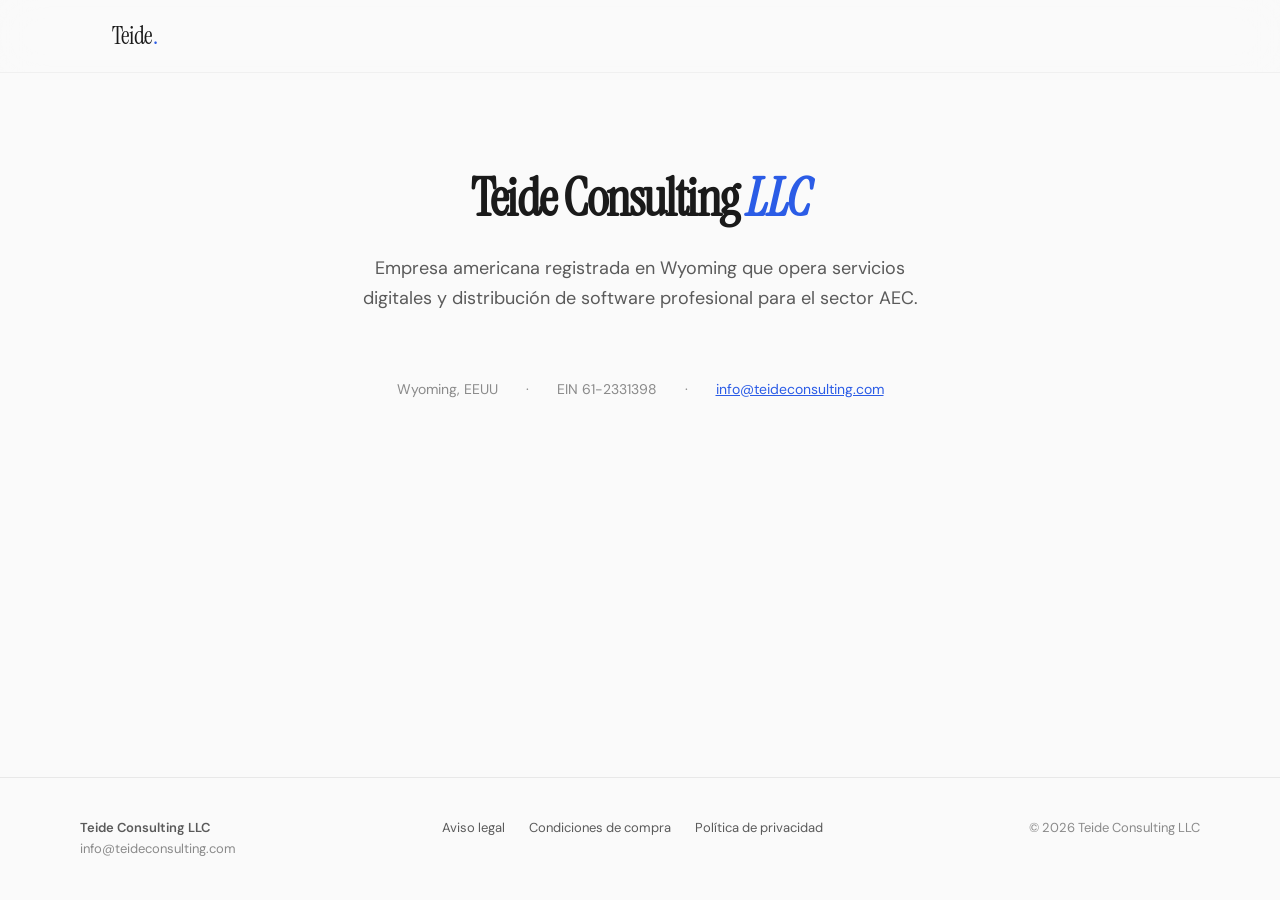
<file: index.html>
<!DOCTYPE html>
<html lang="es">
<head>
  <meta charset="UTF-8">
  <meta name="viewport" content="width=device-width, initial-scale=1.0">
  <title>Teide Consulting LLC</title>
  <meta name="description" content="Teide Consulting LLC es una empresa americana registrada en Wyoming que opera servicios digitales y distribución de software profesional para el sector AEC.">
  <link rel="preconnect" href="https://fonts.googleapis.com">
  <link rel="preconnect" href="https://fonts.gstatic.com" crossorigin>
  <link href="https://fonts.googleapis.com/css2?family=DM+Sans:ital,opsz,wght@0,9..40,300;0,9..40,400;0,9..40,500;0,9..40,600;0,9..40,700;1,9..40,400&family=Instrument+Serif:ital@0;1&display=swap" rel="stylesheet">
  <link rel="stylesheet" href="/styles.css">
  <style>
    body { display: flex; flex-direction: column; min-height: 100vh; }
  </style>
</head>
<body>
  <nav>
    <div class="nav-inner">
      <a href="/" class="logo">Teide<span>.</span></a>
    </div>
  </nav>

  <section class="home-hero">
    <h1>Teide Consulting <em>LLC</em></h1>
    <p>Empresa americana registrada en Wyoming que opera servicios digitales y distribución de software profesional para el sector AEC.</p>
  </section>

  <p class="home-meta">
    <span>Wyoming, EEUU</span>
    <span>·</span>
    <span>EIN 61-2331398</span>
    <span>·</span>
    <span><a href="mailto:info@teideconsulting.com">info@teideconsulting.com</a></span>
  </p>

  <footer>
    <div class="footer-inner">
      <div class="footer-left">
        <p><span class="company-name">Teide Consulting LLC</span></p>
        <p>info@teideconsulting.com</p>
      </div>
      <div class="footer-legal">
        <a href="/aviso-legal">Aviso legal</a>
        <a href="/condiciones-de-compra">Condiciones de compra</a>
        <a href="/politica-de-privacidad">Política de privacidad</a>
      </div>
      <div class="footer-right">
        <p>&copy; 2026 Teide Consulting LLC</p>
      </div>
    </div>
  </footer>
</body>
</html>
</file>
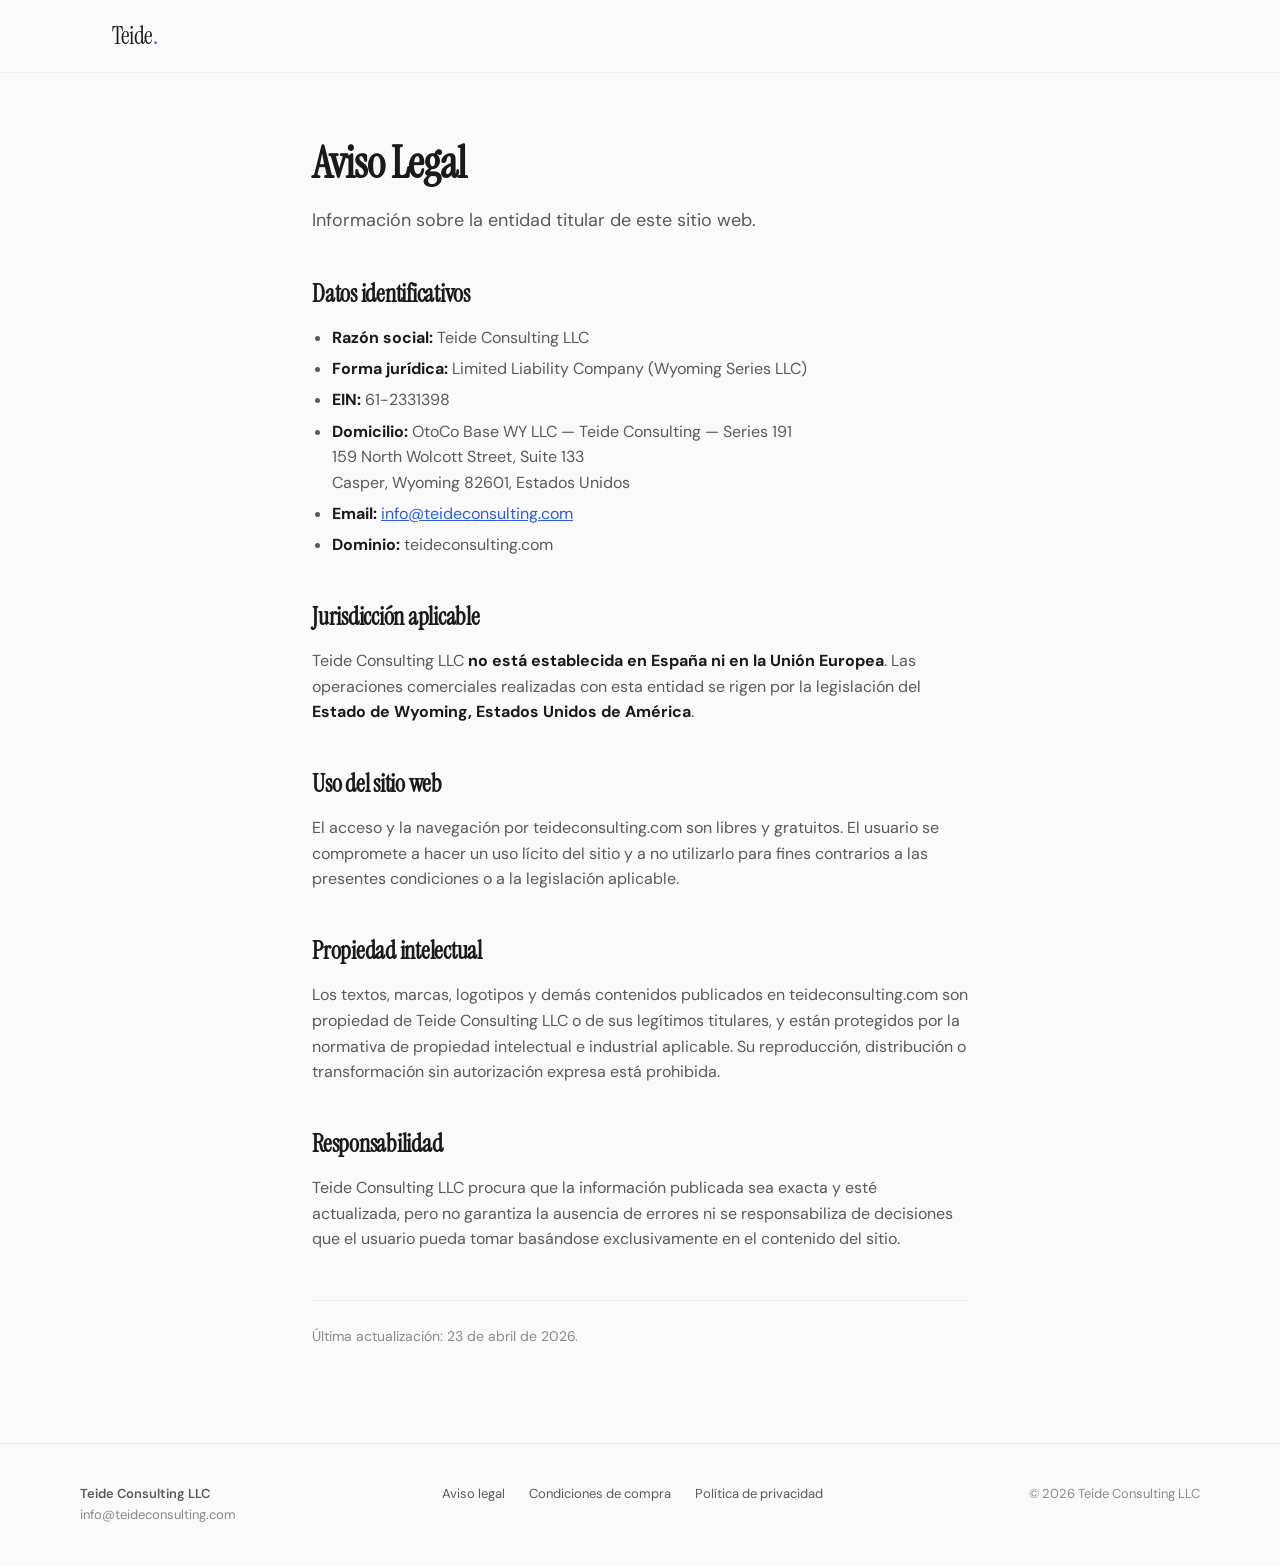
<file: aviso-legal/index.html>
<!DOCTYPE html>
<html lang="es">
<head>
  <meta charset="UTF-8">
  <meta name="viewport" content="width=device-width, initial-scale=1.0">
  <title>Aviso Legal — Teide Consulting LLC</title>
  <meta name="description" content="Información legal de Teide Consulting LLC: razón social, forma jurídica, EIN, domicilio y datos de contacto.">
  <link rel="preconnect" href="https://fonts.googleapis.com">
  <link rel="preconnect" href="https://fonts.gstatic.com" crossorigin>
  <link href="https://fonts.googleapis.com/css2?family=DM+Sans:ital,opsz,wght@0,9..40,300;0,9..40,400;0,9..40,500;0,9..40,600;0,9..40,700;1,9..40,400&family=Instrument+Serif:ital@0;1&display=swap" rel="stylesheet">
  <link rel="stylesheet" href="/styles.css">
</head>
<body>
  <nav>
    <div class="nav-inner">
      <a href="/" class="logo">Teide<span>.</span></a>
    </div>
  </nav>

  <main>
    <h1>Aviso Legal</h1>
    <p class="lead">Información sobre la entidad titular de este sitio web.</p>

    <h2>Datos identificativos</h2>
    <ul>
      <li><strong>Razón social:</strong> Teide Consulting LLC</li>
      <li><strong>Forma jurídica:</strong> Limited Liability Company (Wyoming Series LLC)</li>
      <li><strong>EIN:</strong> 61-2331398</li>
      <li><strong>Domicilio:</strong> OtoCo Base WY LLC — Teide Consulting — Series 191<br>159 North Wolcott Street, Suite 133<br>Casper, Wyoming 82601, Estados Unidos</li>
      <li><strong>Email:</strong> <a href="mailto:info@teideconsulting.com">info@teideconsulting.com</a></li>
      <li><strong>Dominio:</strong> teideconsulting.com</li>
    </ul>

    <h2>Jurisdicción aplicable</h2>
    <p>Teide Consulting LLC <strong>no está establecida en España ni en la Unión Europea</strong>. Las operaciones comerciales realizadas con esta entidad se rigen por la legislación del <strong>Estado de Wyoming, Estados Unidos de América</strong>.</p>

    <h2>Uso del sitio web</h2>
    <p>El acceso y la navegación por teideconsulting.com son libres y gratuitos. El usuario se compromete a hacer un uso lícito del sitio y a no utilizarlo para fines contrarios a las presentes condiciones o a la legislación aplicable.</p>

    <h2>Propiedad intelectual</h2>
    <p>Los textos, marcas, logotipos y demás contenidos publicados en teideconsulting.com son propiedad de Teide Consulting LLC o de sus legítimos titulares, y están protegidos por la normativa de propiedad intelectual e industrial aplicable. Su reproducción, distribución o transformación sin autorización expresa está prohibida.</p>

    <h2>Responsabilidad</h2>
    <p>Teide Consulting LLC procura que la información publicada sea exacta y esté actualizada, pero no garantiza la ausencia de errores ni se responsabiliza de decisiones que el usuario pueda tomar basándose exclusivamente en el contenido del sitio.</p>

    <p class="meta">Última actualización: 23 de abril de 2026.</p>
  </main>

  <footer>
    <div class="footer-inner">
      <div class="footer-left">
        <p><span class="company-name">Teide Consulting LLC</span></p>
        <p>info@teideconsulting.com</p>
      </div>
      <div class="footer-legal">
        <a href="/aviso-legal">Aviso legal</a>
        <a href="/condiciones-de-compra">Condiciones de compra</a>
        <a href="/politica-de-privacidad">Política de privacidad</a>
      </div>
      <div class="footer-right">
        <p>&copy; 2026 Teide Consulting LLC</p>
      </div>
    </div>
  </footer>
</body>
</html>
</file>
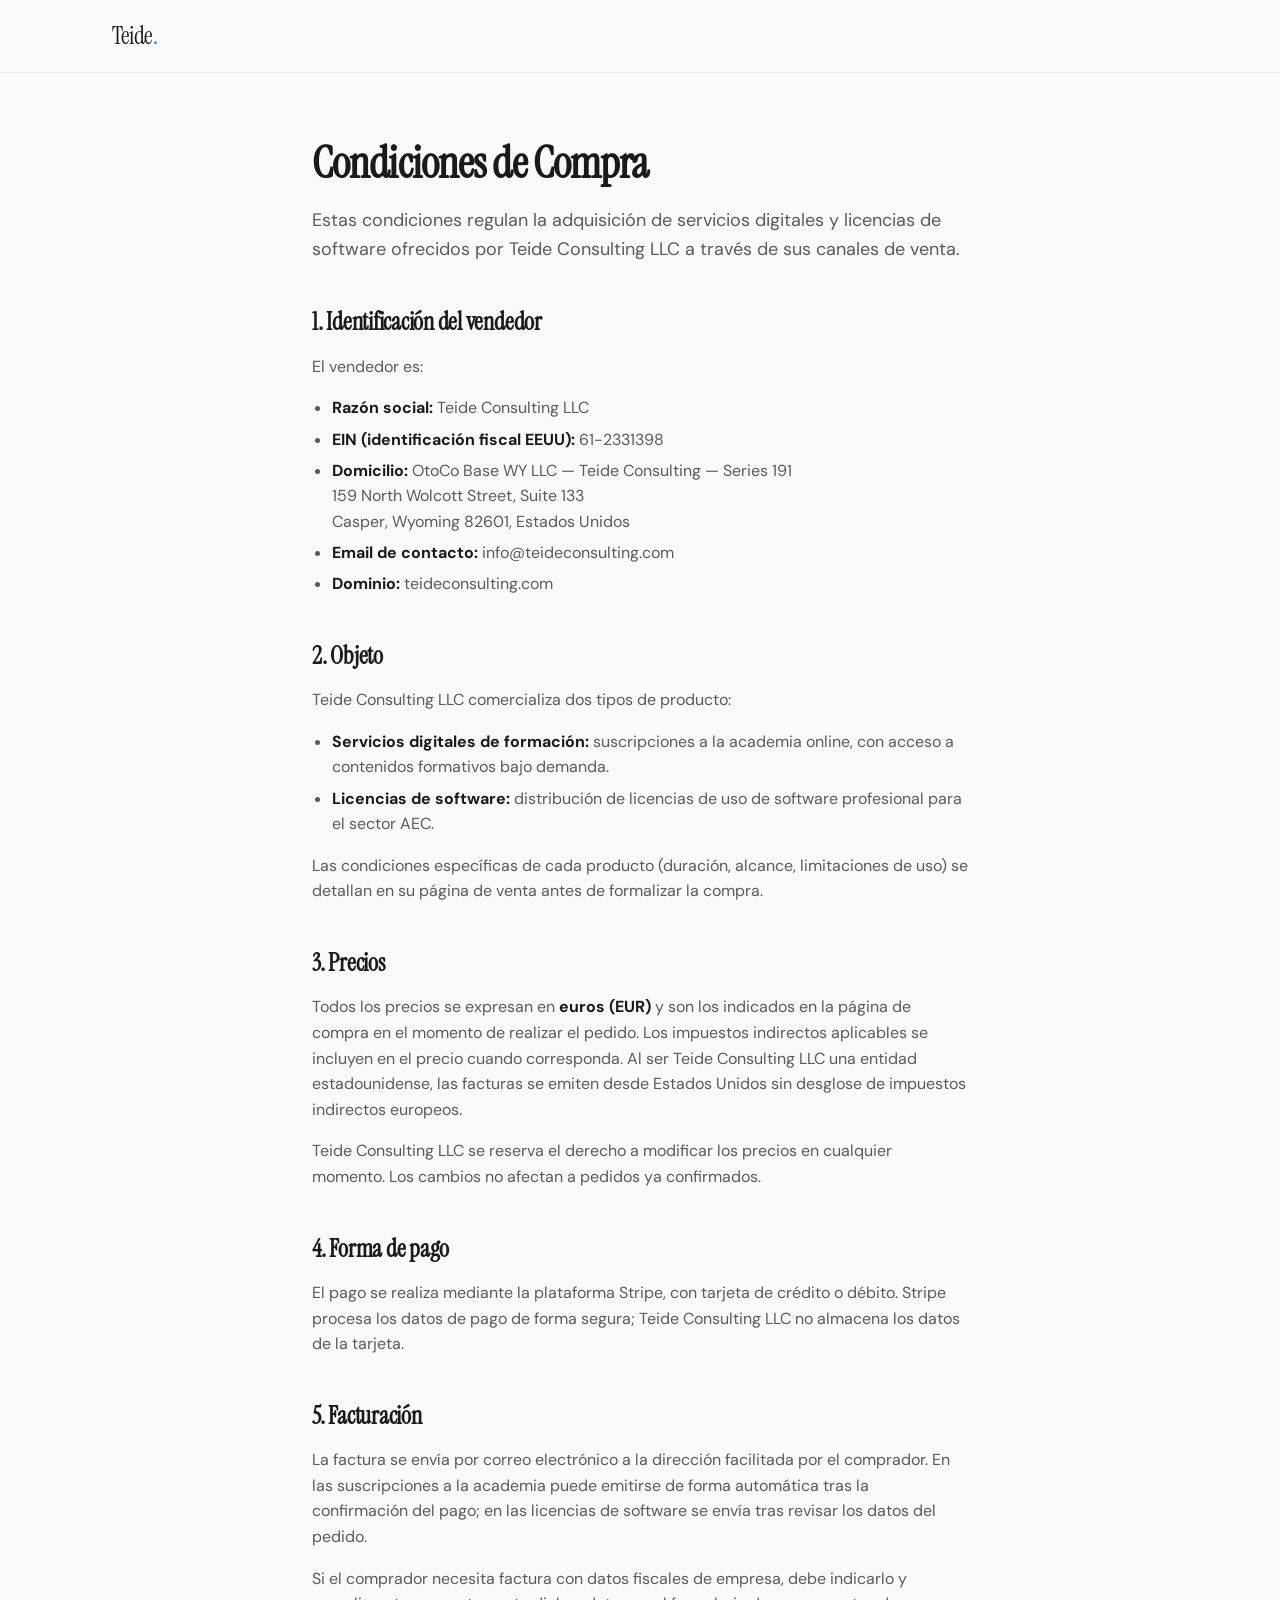
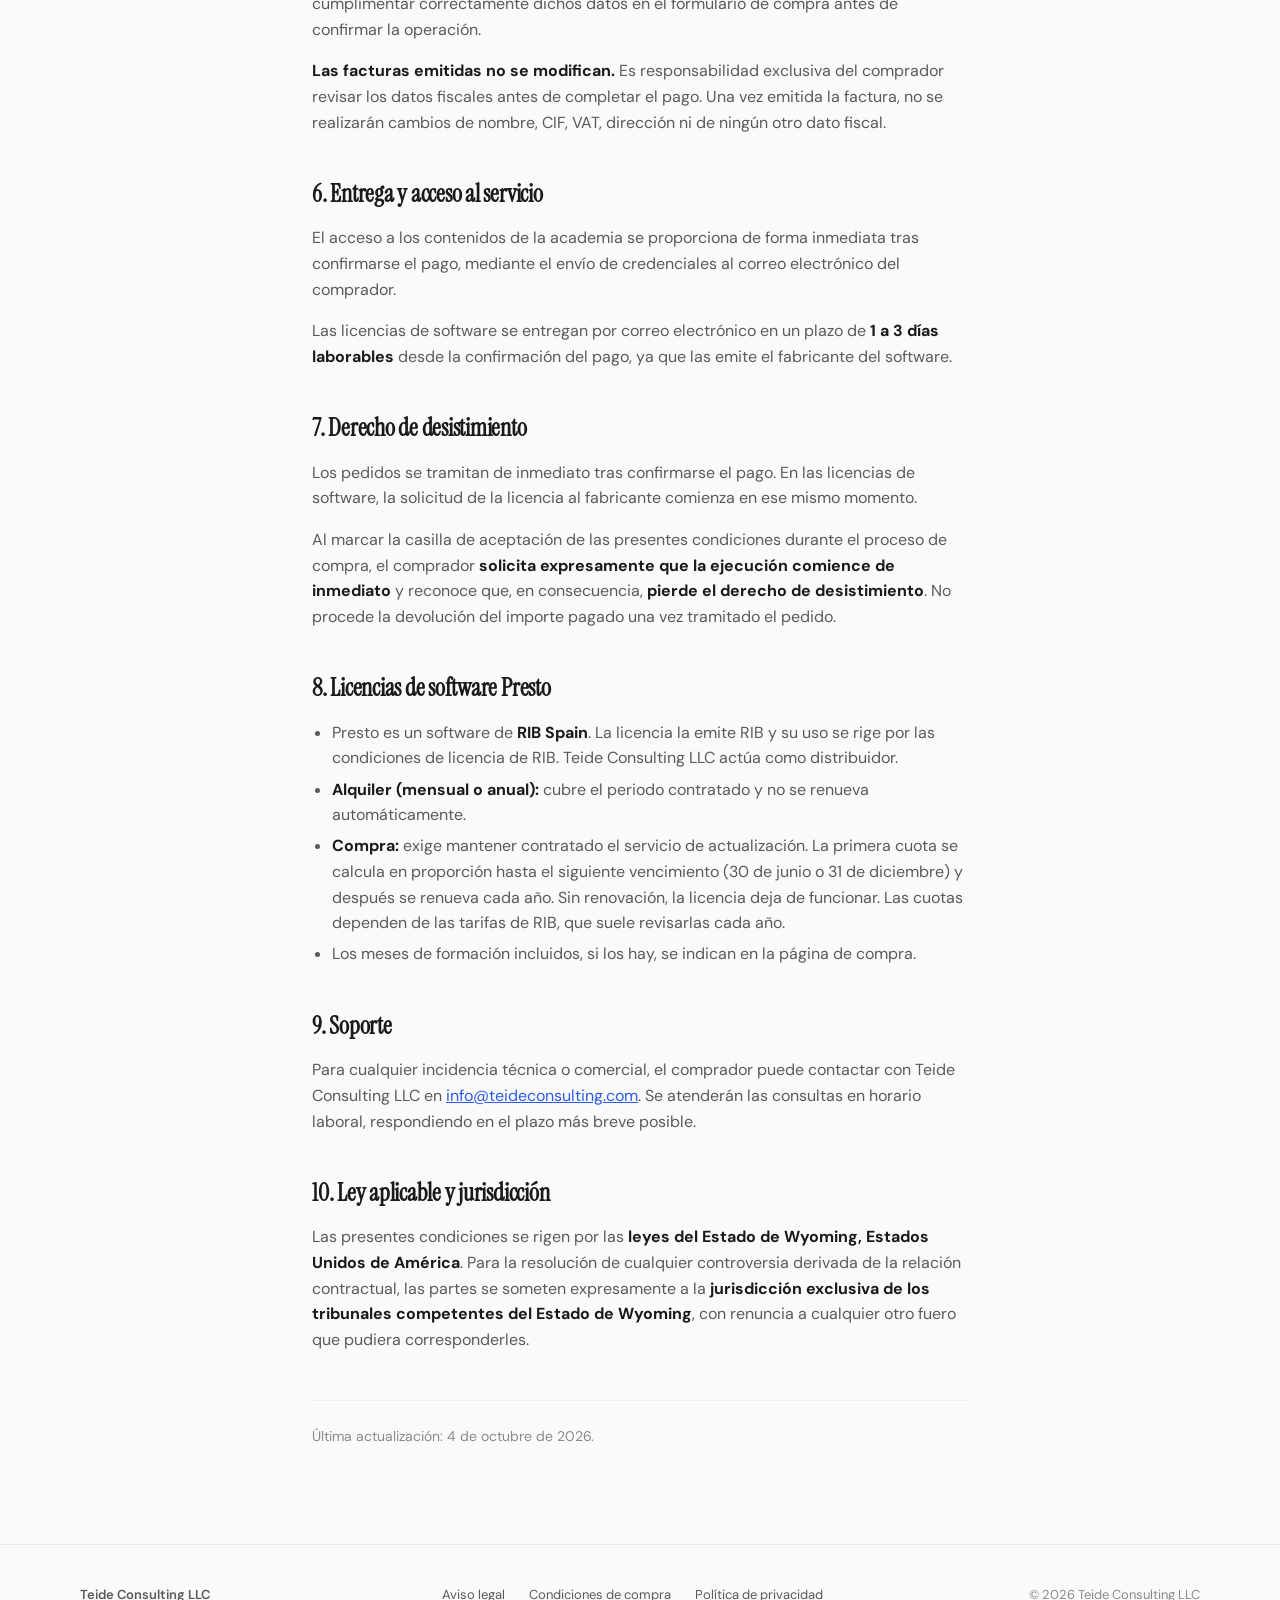
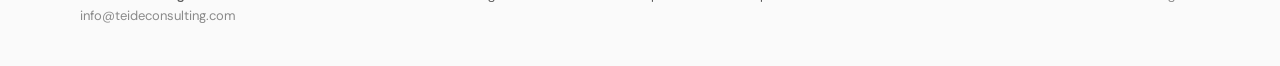
<file: condiciones-de-compra/index.html>
<!DOCTYPE html>
<html lang="es">
<head>
  <meta charset="UTF-8">
  <meta name="viewport" content="width=device-width, initial-scale=1.0">
  <title>Condiciones de Compra — Teide Consulting LLC</title>
  <meta name="description" content="Condiciones generales de compra de Teide Consulting LLC: identificación del vendedor, precios, facturación, derecho de desistimiento, soporte y ley aplicable.">
  <link rel="preconnect" href="https://fonts.googleapis.com">
  <link rel="preconnect" href="https://fonts.gstatic.com" crossorigin>
  <link href="https://fonts.googleapis.com/css2?family=DM+Sans:ital,opsz,wght@0,9..40,300;0,9..40,400;0,9..40,500;0,9..40,600;0,9..40,700;1,9..40,400&family=Instrument+Serif:ital@0;1&display=swap" rel="stylesheet">
  <link rel="stylesheet" href="/styles.css">
</head>
<body>
  <nav>
    <div class="nav-inner">
      <a href="/" class="logo">Teide<span>.</span></a>
    </div>
  </nav>

  <main>
    <h1>Condiciones de Compra</h1>
    <p class="lead">Estas condiciones regulan la adquisición de servicios digitales y licencias de software ofrecidos por Teide Consulting LLC a través de sus canales de venta.</p>

    <h2>1. Identificación del vendedor</h2>
    <p>El vendedor es:</p>
    <ul>
      <li><strong>Razón social:</strong> Teide Consulting LLC</li>
      <li><strong>EIN (identificación fiscal EEUU):</strong> 61-2331398</li>
      <li><strong>Domicilio:</strong> OtoCo Base WY LLC — Teide Consulting — Series 191<br>159 North Wolcott Street, Suite 133<br>Casper, Wyoming 82601, Estados Unidos</li>
      <li><strong>Email de contacto:</strong> info@teideconsulting.com</li>
      <li><strong>Dominio:</strong> teideconsulting.com</li>
    </ul>

    <h2>2. Objeto</h2>
    <p>Teide Consulting LLC comercializa dos tipos de producto:</p>
    <ul>
      <li><strong>Servicios digitales de formación:</strong> suscripciones a la academia online, con acceso a contenidos formativos bajo demanda.</li>
      <li><strong>Licencias de software:</strong> distribución de licencias de uso de software profesional para el sector AEC.</li>
    </ul>
    <p>Las condiciones específicas de cada producto (duración, alcance, limitaciones de uso) se detallan en su página de venta antes de formalizar la compra.</p>

    <h2>3. Precios</h2>
    <p>Todos los precios se expresan en <strong>euros (EUR)</strong> y son los indicados en la página de compra en el momento de realizar el pedido. Los impuestos indirectos aplicables se incluyen en el precio cuando corresponda. Al ser Teide Consulting LLC una entidad estadounidense, las facturas se emiten desde Estados Unidos sin desglose de impuestos indirectos europeos.</p>
    <p>Teide Consulting LLC se reserva el derecho a modificar los precios en cualquier momento. Los cambios no afectan a pedidos ya confirmados.</p>

    <h2>4. Forma de pago</h2>
    <p>El pago se realiza mediante la plataforma Stripe, con tarjeta de crédito o débito. Stripe procesa los datos de pago de forma segura; Teide Consulting LLC no almacena los datos de la tarjeta.</p>

    <h2>5. Facturación</h2>
    <p>La factura se envía por correo electrónico a la dirección facilitada por el comprador. En las suscripciones a la academia puede emitirse de forma automática tras la confirmación del pago; en las licencias de software se envía tras revisar los datos del pedido.</p>
    <p>Si el comprador necesita factura con datos fiscales de empresa, debe indicarlo y cumplimentar correctamente dichos datos en el formulario de compra antes de confirmar la operación.</p>
    <p><strong>Las facturas emitidas no se modifican.</strong> Es responsabilidad exclusiva del comprador revisar los datos fiscales antes de completar el pago. Una vez emitida la factura, no se realizarán cambios de nombre, CIF, VAT, dirección ni de ningún otro dato fiscal.</p>

    <h2>6. Entrega y acceso al servicio</h2>
    <p>El acceso a los contenidos de la academia se proporciona de forma inmediata tras confirmarse el pago, mediante el envío de credenciales al correo electrónico del comprador.</p>
    <p>Las licencias de software se entregan por correo electrónico en un plazo de <strong>1 a 3 días laborables</strong> desde la confirmación del pago, ya que las emite el fabricante del software.</p>

    <h2>7. Derecho de desistimiento</h2>
    <p>Los pedidos se tramitan de inmediato tras confirmarse el pago. En las licencias de software, la solicitud de la licencia al fabricante comienza en ese mismo momento.</p>
    <p>Al marcar la casilla de aceptación de las presentes condiciones durante el proceso de compra, el comprador <strong>solicita expresamente que la ejecución comience de inmediato</strong> y reconoce que, en consecuencia, <strong>pierde el derecho de desistimiento</strong>. No procede la devolución del importe pagado una vez tramitado el pedido.</p>

    <h2>8. Licencias de software Presto</h2>
    <ul>
      <li>Presto es un software de <strong>RIB Spain</strong>. La licencia la emite RIB y su uso se rige por las condiciones de licencia de RIB. Teide Consulting LLC actúa como distribuidor.</li>
      <li><strong>Alquiler (mensual o anual):</strong> cubre el periodo contratado y no se renueva automáticamente.</li>
      <li><strong>Compra:</strong> exige mantener contratado el servicio de actualización. La primera cuota se calcula en proporción hasta el siguiente vencimiento (30 de junio o 31 de diciembre) y después se renueva cada año. Sin renovación, la licencia deja de funcionar. Las cuotas dependen de las tarifas de RIB, que suele revisarlas cada año.</li>
      <li>Los meses de formación incluidos, si los hay, se indican en la página de compra.</li>
    </ul>

    <h2>9. Soporte</h2>
    <p>Para cualquier incidencia técnica o comercial, el comprador puede contactar con Teide Consulting LLC en <a href="mailto:info@teideconsulting.com">info@teideconsulting.com</a>. Se atenderán las consultas en horario laboral, respondiendo en el plazo más breve posible.</p>

    <h2>10. Ley aplicable y jurisdicción</h2>
    <p>Las presentes condiciones se rigen por las <strong>leyes del Estado de Wyoming, Estados Unidos de América</strong>. Para la resolución de cualquier controversia derivada de la relación contractual, las partes se someten expresamente a la <strong>jurisdicción exclusiva de los tribunales competentes del Estado de Wyoming</strong>, con renuncia a cualquier otro fuero que pudiera corresponderles.</p>

    <p class="meta">Última actualización: 4 de octubre de 2026.</p>
  </main>

  <footer>
    <div class="footer-inner">
      <div class="footer-left">
        <p><span class="company-name">Teide Consulting LLC</span></p>
        <p>info@teideconsulting.com</p>
      </div>
      <div class="footer-legal">
        <a href="/aviso-legal">Aviso legal</a>
        <a href="/condiciones-de-compra">Condiciones de compra</a>
        <a href="/politica-de-privacidad">Política de privacidad</a>
      </div>
      <div class="footer-right">
        <p>&copy; 2026 Teide Consulting LLC</p>
      </div>
    </div>
  </footer>
</body>
</html>
</file>
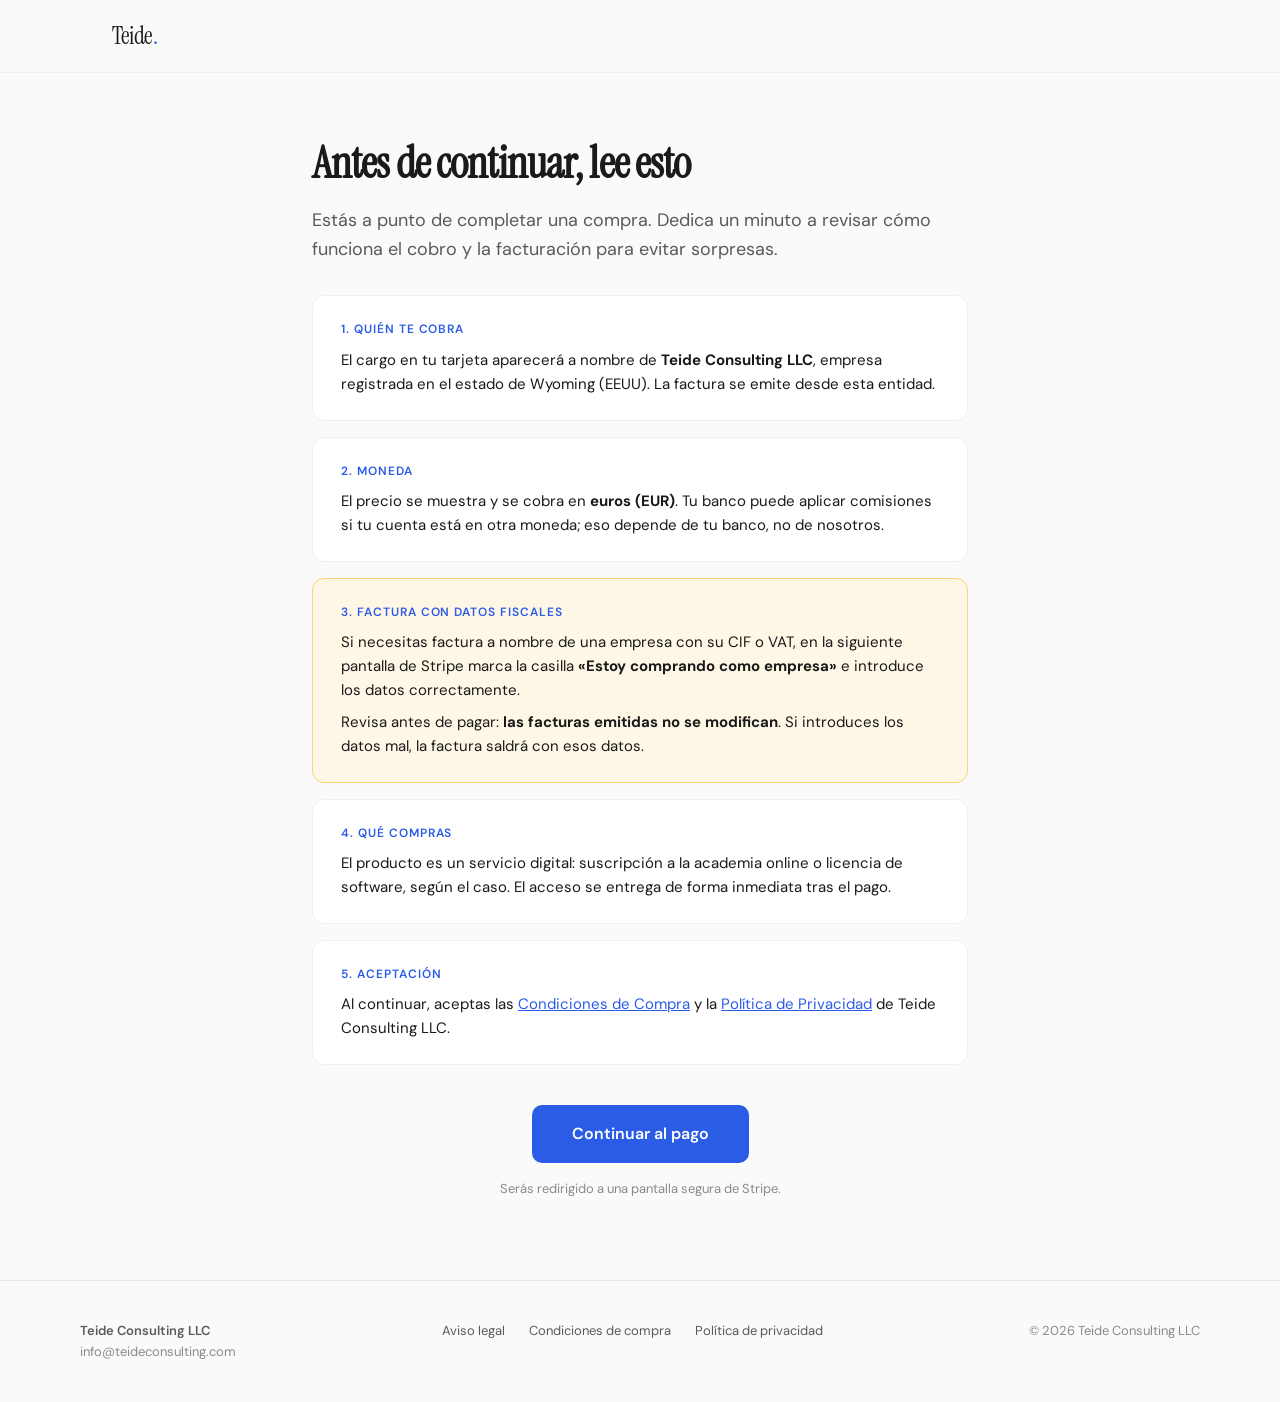
<file: lee-antes-de-continuar/index.html>
<!DOCTYPE html>
<html lang="es">
<head>
  <meta charset="UTF-8">
  <meta name="viewport" content="width=device-width, initial-scale=1.0">
  <title>Lee antes de continuar — Teide Consulting LLC</title>
  <meta name="description" content="Información importante antes de completar tu compra en Teide Consulting LLC: quién te cobra, moneda, factura y condiciones.">
  <link rel="preconnect" href="https://fonts.googleapis.com">
  <link rel="preconnect" href="https://fonts.gstatic.com" crossorigin>
  <link href="https://fonts.googleapis.com/css2?family=DM+Sans:ital,opsz,wght@0,9..40,300;0,9..40,400;0,9..40,500;0,9..40,600;0,9..40,700;1,9..40,400&family=Instrument+Serif:ital@0;1&display=swap" rel="stylesheet">
  <link rel="stylesheet" href="/styles.css">
</head>
<body>
  <nav>
    <div class="nav-inner">
      <a href="/" class="logo">Teide<span>.</span></a>
    </div>
  </nav>

  <main>
    <h1>Antes de continuar, lee esto</h1>
    <p class="lead">Estás a punto de completar una compra. Dedica un minuto a revisar cómo funciona el cobro y la facturación para evitar sorpresas.</p>

    <div class="step">
      <h3>1. Quién te cobra</h3>
      <p>El cargo en tu tarjeta aparecerá a nombre de <strong>Teide Consulting LLC</strong>, empresa registrada en el estado de Wyoming (EEUU). La factura se emite desde esta entidad.</p>
    </div>

    <div class="step">
      <h3>2. Moneda</h3>
      <p>El precio se muestra y se cobra en <strong>euros (EUR)</strong>. Tu banco puede aplicar comisiones si tu cuenta está en otra moneda; eso depende de tu banco, no de nosotros.</p>
    </div>

    <div class="step warning">
      <h3>3. Factura con datos fiscales</h3>
      <p>Si necesitas factura a nombre de una empresa con su CIF o VAT, en la siguiente pantalla de Stripe marca la casilla <strong>«Estoy comprando como empresa»</strong> e introduce los datos correctamente.</p>
      <p>Revisa antes de pagar: <strong>las facturas emitidas no se modifican</strong>. Si introduces los datos mal, la factura saldrá con esos datos.</p>
    </div>

    <div class="step">
      <h3>4. Qué compras</h3>
      <p>El producto es un servicio digital: suscripción a la academia online o licencia de software, según el caso. El acceso se entrega de forma inmediata tras el pago.</p>
    </div>

    <div class="step">
      <h3>5. Aceptación</h3>
      <p>Al continuar, aceptas las <a href="/condiciones-de-compra">Condiciones de Compra</a> y la <a href="/politica-de-privacidad">Política de Privacidad</a> de Teide Consulting LLC.</p>
    </div>

    <div class="cta-wrap">
      <!-- TODO: enlazar al Stripe Checkout correspondiente -->
      <a href="#" class="btn-primary">Continuar al pago</a>
      <span class="accept-note">Serás redirigido a una pantalla segura de Stripe.</span>
    </div>
  </main>

  <footer>
    <div class="footer-inner">
      <div class="footer-left">
        <p><span class="company-name">Teide Consulting LLC</span></p>
        <p>info@teideconsulting.com</p>
      </div>
      <div class="footer-legal">
        <a href="/aviso-legal">Aviso legal</a>
        <a href="/condiciones-de-compra">Condiciones de compra</a>
        <a href="/politica-de-privacidad">Política de privacidad</a>
      </div>
      <div class="footer-right">
        <p>&copy; 2026 Teide Consulting LLC</p>
      </div>
    </div>
  </footer>
</body>
</html>
</file>
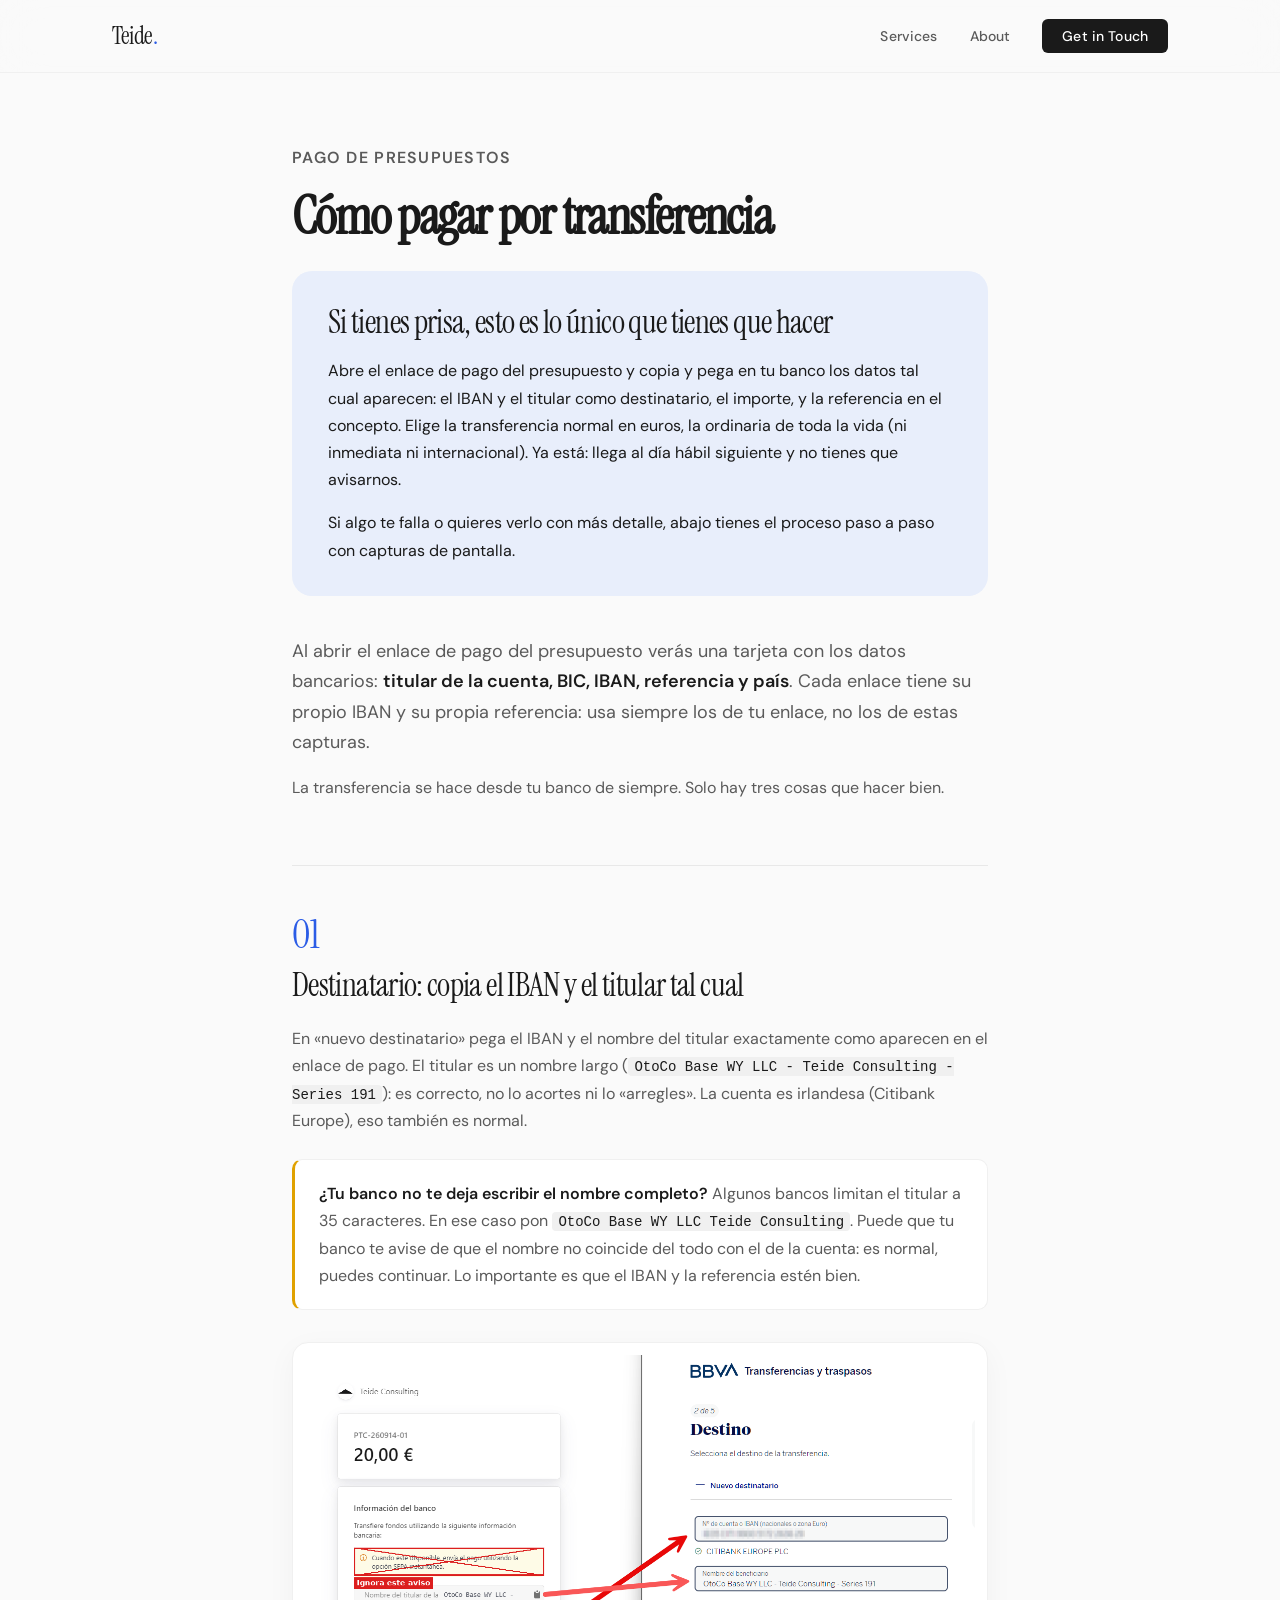
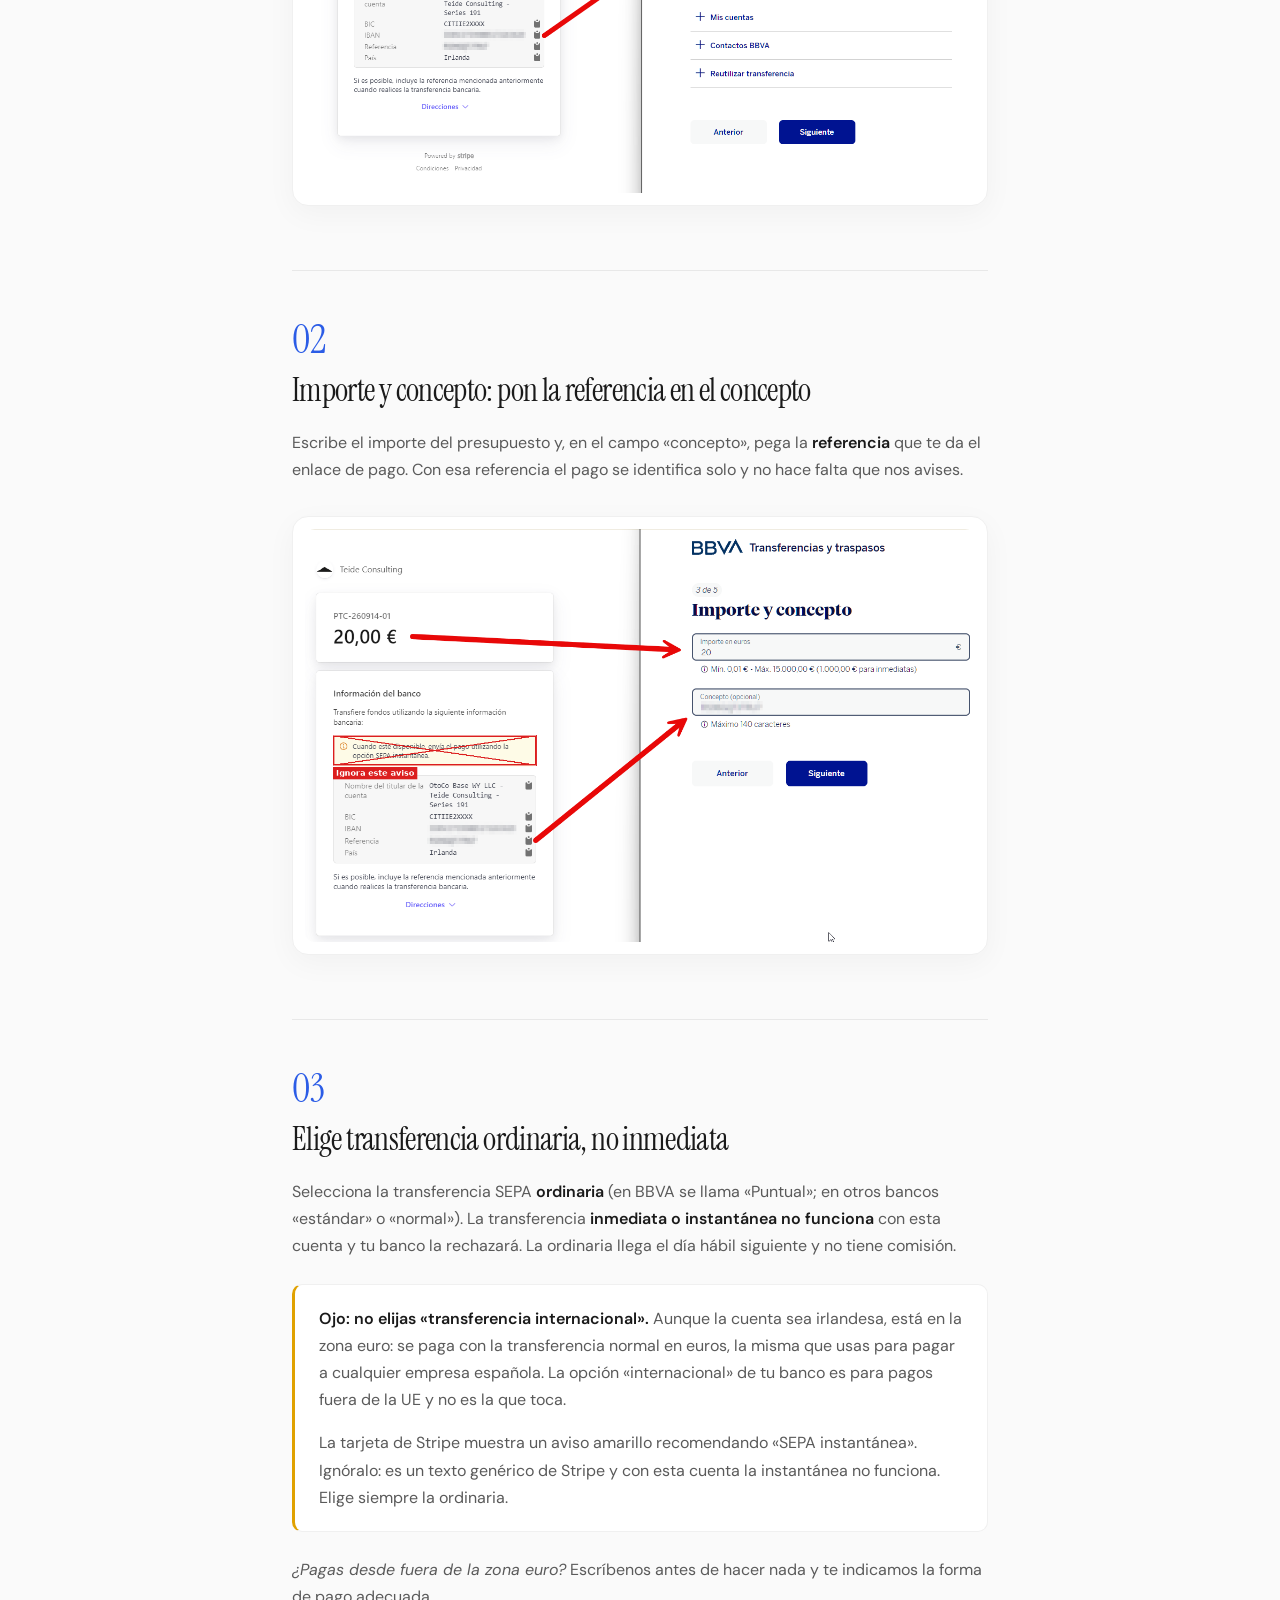
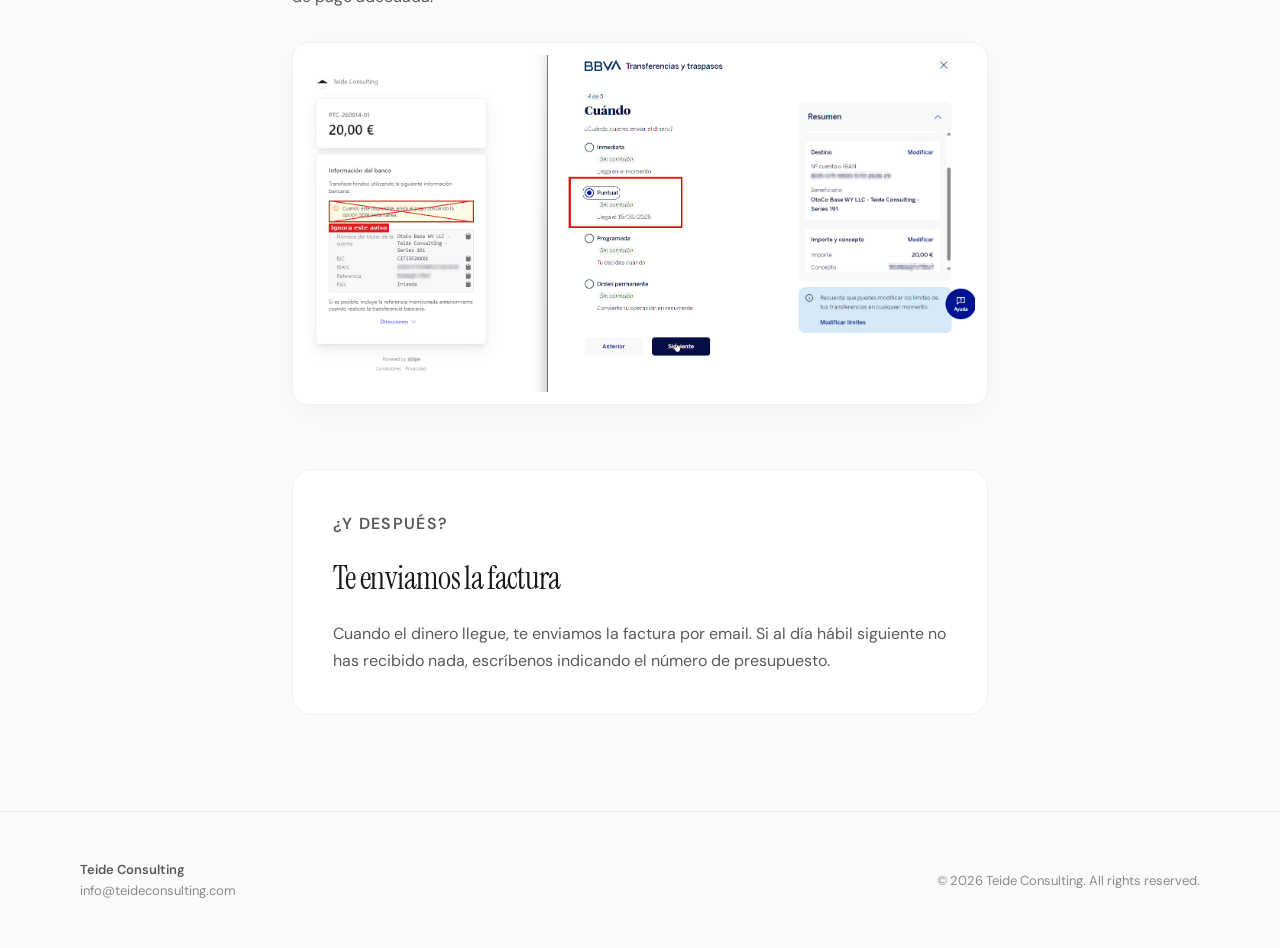
<file: pagar-por-transferencia/index.html>
<!DOCTYPE html>
<html lang="es">
<head>
  <meta charset="UTF-8">
  <meta name="viewport" content="width=device-width, initial-scale=1.0">
  <title>Cómo pagar por transferencia — Teide Consulting</title>
  <meta name="description" content="Instrucciones paso a paso para pagar un presupuesto de Teide Consulting por transferencia SEPA ordinaria desde tu banco.">
  <link rel="preconnect" href="https://fonts.googleapis.com">
  <link rel="preconnect" href="https://fonts.gstatic.com" crossorigin>
  <link href="https://fonts.googleapis.com/css2?family=DM+Sans:ital,opsz,wght@0,9..40,300;0,9..40,400;0,9..40,500;0,9..40,600;0,9..40,700;1,9..40,400&family=Instrument+Serif:ital@0;1&display=swap" rel="stylesheet">
  <style>
    :root {
      --color-bg: #FAFAFA;
      --color-surface: #FFFFFF;
      --color-text: #1A1A1A;
      --color-text-secondary: #5A5A5A;
      --color-text-muted: #8A8A8A;
      --color-accent: #2B5CE6;
      --color-accent-light: #E8EEFB;
      --color-border: #E8E8E8;
      --color-border-light: #F0F0F0;
      --font-display: 'Instrument Serif', Georgia, serif;
      --font-body: 'DM Sans', system-ui, sans-serif;
    }

    *, *::before, *::after { margin: 0; padding: 0; box-sizing: border-box; }

    html { scroll-behavior: smooth; }

    body {
      font-family: var(--font-body);
      color: var(--color-text);
      background: var(--color-bg);
      line-height: 1.6;
      -webkit-font-smoothing: antialiased;
    }

    /* ── NAV ── */
    nav {
      position: fixed;
      top: 0;
      left: 0;
      right: 0;
      z-index: 100;
      background: rgba(250, 250, 250, 0.85);
      backdrop-filter: blur(20px);
      -webkit-backdrop-filter: blur(20px);
      border-bottom: 1px solid var(--color-border-light);
    }

    .nav-inner {
      max-width: 1120px;
      margin: 0 auto;
      padding: 0 2rem;
      height: 72px;
      display: flex;
      align-items: center;
      justify-content: space-between;
    }

    .logo {
      font-family: var(--font-display);
      font-size: 1.5rem;
      letter-spacing: -0.02em;
      color: var(--color-text);
      text-decoration: none;
    }

    .logo span {
      color: var(--color-accent);
    }

    .nav-links {
      display: flex;
      gap: 2rem;
      list-style: none;
      align-items: center;
    }

    .nav-links a {
      font-size: 0.875rem;
      font-weight: 500;
      color: var(--color-text-secondary);
      text-decoration: none;
      letter-spacing: 0.01em;
      transition: color 0.2s;
    }

    .nav-links a:hover { color: var(--color-text); }

    .nav-cta {
      font-size: 0.875rem !important;
      font-weight: 500 !important;
      color: var(--color-surface) !important;
      background: var(--color-text);
      padding: 0.5rem 1.25rem;
      border-radius: 6px;
      transition: background 0.2s !important;
    }

    .nav-cta:hover { background: var(--color-accent) !important; color: #fff !important; }

    /* ── GUIDE ── */
    .guide {
      max-width: 760px;
      margin: 0 auto;
      padding: 9rem 2rem 6rem;
    }

    .section-label {
      font-size: 0.75rem;
      font-weight: 600;
      letter-spacing: 0.08em;
      text-transform: uppercase;
      color: var(--color-accent);
      margin-bottom: 1rem;
    }

    .guide h1 {
      font-family: var(--font-display);
      font-size: clamp(2.25rem, 5vw, 3.25rem);
      line-height: 1.15;
      letter-spacing: -0.03em;
      margin-bottom: 1.5rem;
    }

    .guide p {
      color: var(--color-text-secondary);
      font-size: 1rem;
      line-height: 1.7;
      margin-bottom: 1rem;
    }

    .guide strong { color: var(--color-text); font-weight: 600; }

    .guide a { color: var(--color-accent); }

    .guide code {
      font-family: ui-monospace, SFMono-Regular, Menlo, Consolas, monospace;
      font-size: 0.875em;
      color: var(--color-text);
      background: var(--color-border-light);
      padding: 0.1rem 0.4rem;
      border-radius: 4px;
    }

    .lead {
      font-size: 1.125rem !important;
    }

    .quick {
      background: var(--color-accent-light);
      border-radius: 20px;
      padding: 2rem 2.25rem;
      margin-bottom: 2.5rem;
    }

    .quick h2 {
      font-family: var(--font-display);
      font-size: clamp(1.5rem, 3vw, 2rem);
      line-height: 1.2;
      letter-spacing: -0.02em;
      font-weight: 400;
      margin-bottom: 1rem;
    }

    .guide .quick p { color: var(--color-text); }

    .quick p:last-child { margin-bottom: 0; }

    .step {
      margin-top: 4rem;
      padding-top: 3rem;
      border-top: 1px solid var(--color-border);
    }

    .step-number {
      font-family: var(--font-display);
      font-size: 2.5rem;
      line-height: 1;
      color: var(--color-accent);
      margin-bottom: 0.75rem;
    }

    .step h2 {
      font-family: var(--font-display);
      font-size: clamp(1.5rem, 3vw, 2rem);
      line-height: 1.2;
      letter-spacing: -0.02em;
      font-weight: 400;
      margin-bottom: 1.25rem;
    }

    .shot {
      margin-top: 2rem;
      background: var(--color-surface);
      border: 1px solid var(--color-border-light);
      border-radius: 16px;
      padding: 0.75rem;
      box-shadow: 0 8px 30px rgba(0,0,0,0.04);
    }

    .shot a {
      display: block;
      cursor: zoom-in;
    }

    .shot img {
      display: block;
      width: 100%;
      height: auto;
      border-radius: 10px;
    }

    /* ── LIGHTBOX ── */
    html.lightbox-open { overflow: hidden; }

    .lightbox {
      width: 100%;
      height: 100%;
      max-width: none;
      max-height: none;
      margin: 0;
      padding: 4.5rem 2rem 2rem;
      border: 0;
      background: rgba(26, 26, 26, 0.94);
      overflow: auto;
    }

    .lightbox[open] {
      display: flex;
      align-items: center;
      justify-content: center;
    }

    .lightbox::backdrop { background: rgba(26, 26, 26, 0.6); }

    .lightbox-img {
      display: block;
      max-width: 100%;
      max-height: 100%;
      width: auto;
      height: auto;
      border-radius: 10px;
      background: var(--color-surface);
      box-shadow: 0 20px 60px rgba(0,0,0,0.4);
    }

    .lightbox-close {
      position: fixed;
      top: 1rem;
      right: 1rem;
      width: 44px;
      height: 44px;
      border: 0;
      border-radius: 50%;
      background: var(--color-surface);
      color: var(--color-text);
      display: flex;
      align-items: center;
      justify-content: center;
      cursor: pointer;
      transition: background 0.2s, color 0.2s;
    }

    .lightbox-close:hover { background: var(--color-accent); color: #fff; }

    .lightbox-close:focus-visible { outline: 2px solid var(--color-accent-light); outline-offset: 3px; }

    .callout {
      background: var(--color-surface);
      border: 1px solid var(--color-border-light);
      border-left: 3px solid #E0A100;
      border-radius: 10px;
      padding: 1.25rem 1.5rem;
      margin: 1.5rem 0;
    }

    .callout p:last-child { margin-bottom: 0; }

    .after {
      margin-top: 4rem;
      background: var(--color-surface);
      border: 1px solid var(--color-border-light);
      border-radius: 20px;
      padding: 2.5rem;
    }

    .after h2 {
      font-family: var(--font-display);
      font-size: clamp(1.5rem, 3vw, 2rem);
      letter-spacing: -0.02em;
      font-weight: 400;
      margin-bottom: 1rem;
    }

    .after p:last-child { margin-bottom: 0; }

    /* ── FOOTER ── */
    footer {
      border-top: 1px solid var(--color-border);
      padding: 3rem 2rem;
    }

    .footer-inner {
      max-width: 1120px;
      margin: 0 auto;
      display: flex;
      justify-content: space-between;
      align-items: center;
      flex-wrap: wrap;
      gap: 1rem;
    }

    .footer-left p {
      font-size: 0.8125rem;
      color: var(--color-text-muted);
    }

    .footer-left .company-name {
      font-weight: 600;
      color: var(--color-text-secondary);
    }

    .footer-right {
      font-size: 0.8125rem;
      color: var(--color-text-muted);
    }

    /* ── MOBILE ── */
    .mobile-toggle {
      display: none;
      background: none;
      border: none;
      cursor: pointer;
      padding: 0.5rem;
    }

    .mobile-toggle span {
      display: block;
      width: 20px;
      height: 2px;
      background: var(--color-text);
      margin: 4px 0;
      transition: all 0.3s;
    }

    @media (max-width: 768px) {
      .mobile-toggle { display: block; }

      .nav-links {
        display: none;
        position: absolute;
        top: 72px;
        left: 0;
        right: 0;
        background: var(--color-bg);
        border-bottom: 1px solid var(--color-border);
        flex-direction: column;
        padding: 1.5rem 2rem;
        gap: 1.25rem;
      }

      .nav-links.open { display: flex; }

      .guide { padding: 7rem 1.5rem 4rem; }

      .step { margin-top: 3rem; padding-top: 2.5rem; }

      .shot { padding: 0.375rem; border-radius: 12px; }

      .shot img { border-radius: 8px; }

      .quick { padding: 1.5rem; border-radius: 16px; }

      .lightbox { padding: 4.5rem 0.5rem 1.5rem; }

      .lightbox-img { width: 100%; max-height: none; border-radius: 6px; }

      .after { padding: 2rem 1.5rem; }

      .footer-inner { flex-direction: column; text-align: center; }
    }
  </style>
</head>
<body>
  <!-- NAV -->
  <nav>
    <div class="nav-inner">
      <a href="/" class="logo">Teide<span>.</span></a>
      <button class="mobile-toggle" onclick="document.querySelector('.nav-links').classList.toggle('open')" aria-label="Toggle menu">
        <span></span><span></span><span></span>
      </button>
      <ul class="nav-links">
        <li><a href="/#services">Services</a></li>
        <li><a href="/#about">About</a></li>
        <li><a href="/#contact" class="nav-cta">Get in Touch</a></li>
      </ul>
    </div>
  </nav>

  <main class="guide">
    <p class="section-label">Pago de presupuestos</p>
    <h1>Cómo pagar por transferencia</h1>

    <section class="quick">
      <h2>Si tienes prisa, esto es lo único que tienes que hacer</h2>
      <p>Abre el enlace de pago del presupuesto y copia y pega en tu banco los datos tal cual aparecen: el IBAN y el titular como destinatario, el importe, y la referencia en el concepto. Elige la transferencia normal en euros, la ordinaria de toda la vida (ni inmediata ni internacional). Ya está: llega al día hábil siguiente y no tienes que avisarnos.</p>
      <p>Si algo te falla o quieres verlo con más detalle, abajo tienes el proceso paso a paso con capturas de pantalla.</p>
    </section>

    <p class="lead">Al abrir el enlace de pago del presupuesto verás una tarjeta con los datos bancarios: <strong>titular de la cuenta, BIC, IBAN, referencia y país</strong>. Cada enlace tiene su propio IBAN y su propia referencia: usa siempre los de tu enlace, no los de estas capturas.</p>

    <p>La transferencia se hace desde tu banco de siempre. Solo hay tres cosas que hacer bien.</p>

    <!-- PASO 1 -->
    <section class="step">
      <div class="step-number">01</div>
      <h2>Destinatario: copia el IBAN y el titular tal cual</h2>
      <p>En «nuevo destinatario» pega el IBAN y el nombre del titular exactamente como aparecen en el enlace de pago. El titular es un nombre largo (<code>OtoCo Base WY LLC - Teide Consulting - Series 191</code>): es correcto, no lo acortes ni lo «arregles». La cuenta es irlandesa (Citibank Europe), eso también es normal.</p>

      <div class="callout">
        <p><strong>¿Tu banco no te deja escribir el nombre completo?</strong> Algunos bancos limitan el titular a 35 caracteres. En ese caso pon <code>OtoCo Base WY LLC Teide Consulting</code>. Puede que tu banco te avise de que el nombre no coincide del todo con el de la cuenta: es normal, puedes continuar. Lo importante es que el IBAN y la referencia estén bien.</p>
      </div>

      <figure class="shot">
        <a href="/pagar-por-transferencia/paso-1-destino.png"><img src="/pagar-por-transferencia/paso-1-destino.png" width="1333" height="871" loading="lazy" alt="A la izquierda, la tarjeta de datos bancarios del enlace de pago; a la derecha, la pantalla «Destino» de BBVA con el IBAN y el nombre del beneficiario copiados de la tarjeta. El aviso amarillo de Stripe sobre SEPA instantánea aparece tachado."></a>
      </figure>
    </section>

    <!-- PASO 2 -->
    <section class="step">
      <div class="step-number">02</div>
      <h2>Importe y concepto: pon la referencia en el concepto</h2>
      <p>Escribe el importe del presupuesto y, en el campo «concepto», pega la <strong>referencia</strong> que te da el enlace de pago. Con esa referencia el pago se identifica solo y no hace falta que nos avises.</p>
      <figure class="shot">
        <a href="/pagar-por-transferencia/paso-2-importe-concepto.png"><img src="/pagar-por-transferencia/paso-2-importe-concepto.png" width="1252" height="772" loading="lazy" alt="Pantalla «Importe y concepto» de BBVA: el importe del presupuesto en el campo de importe y la referencia del enlace de pago en el campo concepto. El aviso amarillo de Stripe sobre SEPA instantánea aparece tachado."></a>
      </figure>
    </section>

    <!-- PASO 3 -->
    <section class="step">
      <div class="step-number">03</div>
      <h2>Elige transferencia ordinaria, no inmediata</h2>
      <p>Selecciona la transferencia SEPA <strong>ordinaria</strong> (en BBVA se llama «Puntual»; en otros bancos «estándar» o «normal»). La transferencia <strong>inmediata o instantánea no funciona</strong> con esta cuenta y tu banco la rechazará. La ordinaria llega el día hábil siguiente y no tiene comisión.</p>

      <div class="callout">
        <p><strong>Ojo: no elijas «transferencia internacional».</strong> Aunque la cuenta sea irlandesa, está en la zona euro: se paga con la transferencia normal en euros, la misma que usas para pagar a cualquier empresa española. La opción «internacional» de tu banco es para pagos fuera de la UE y no es la que toca.</p>
        <p>La tarjeta de Stripe muestra un aviso amarillo recomendando «SEPA instantánea». Ignóralo: es un texto genérico de Stripe y con esta cuenta la instantánea no funciona. Elige siempre la ordinaria.</p>
      </div>

      <p><em>¿Pagas desde fuera de la zona euro?</em> Escríbenos antes de hacer nada y te indicamos la forma de pago adecuada.</p>

      <figure class="shot">
        <a href="/pagar-por-transferencia/paso-3-cuando.png"><img src="/pagar-por-transferencia/paso-3-cuando.png" width="1753" height="880" loading="lazy" alt="Pantalla «Cuándo» de BBVA con la opción «Puntual» seleccionada en lugar de «Inmediata». El aviso amarillo de Stripe sobre SEPA instantánea aparece tachado."></a>
      </figure>
    </section>

    <section class="after">
      <p class="section-label">¿Y después?</p>
      <h2>Te enviamos la factura</h2>
      <p>Cuando el dinero llegue, te enviamos la factura por email. Si al día hábil siguiente no has recibido nada, escríbenos indicando el número de presupuesto.</p>
    </section>
  </main>

  <!-- FOOTER -->
  <footer>
    <div class="footer-inner">
      <div class="footer-left">
        <p><span class="company-name">Teide Consulting</span></p>
        <p>info@teideconsulting.com</p>
      </div>
      <div class="footer-right">
        <p>&copy; 2026 Teide Consulting. All rights reserved.</p>
      </div>
    </div>
  </footer>

  <!-- LIGHTBOX -->
  <dialog class="lightbox" id="lightbox" aria-label="Captura ampliada">
    <button type="button" class="lightbox-close" aria-label="Cerrar">
      <svg width="20" height="20" fill="none" viewBox="0 0 24 24" stroke="currentColor" stroke-width="2"><path stroke-linecap="round" d="M6 6l12 12M18 6L6 18"/></svg>
    </button>
    <img class="lightbox-img" alt="">
  </dialog>

  <script>
    (function () {
      var dialog = document.getElementById('lightbox');
      // Sin soporte de <dialog>, los enlaces abren la imagen como antes.
      if (typeof dialog.showModal !== 'function') return;

      var img = dialog.querySelector('.lightbox-img');
      var opener = null;

      document.querySelectorAll('.shot a').forEach(function (link) {
        link.addEventListener('click', function (e) {
          e.preventDefault();
          opener = link;
          img.src = link.getAttribute('href');
          img.alt = link.querySelector('img').alt;
          document.documentElement.classList.add('lightbox-open');
          dialog.showModal();
        });
      });

      // Cierra al pulsar fuera de la imagen o en la X; Escape lo gestiona <dialog>.
      dialog.addEventListener('click', function (e) {
        if (e.target !== img) dialog.close();
      });

      dialog.addEventListener('close', function () {
        document.documentElement.classList.remove('lightbox-open');
        img.removeAttribute('src');
        if (opener) opener.focus();
      });
    })();
  </script>
</body>
</html>
</file>
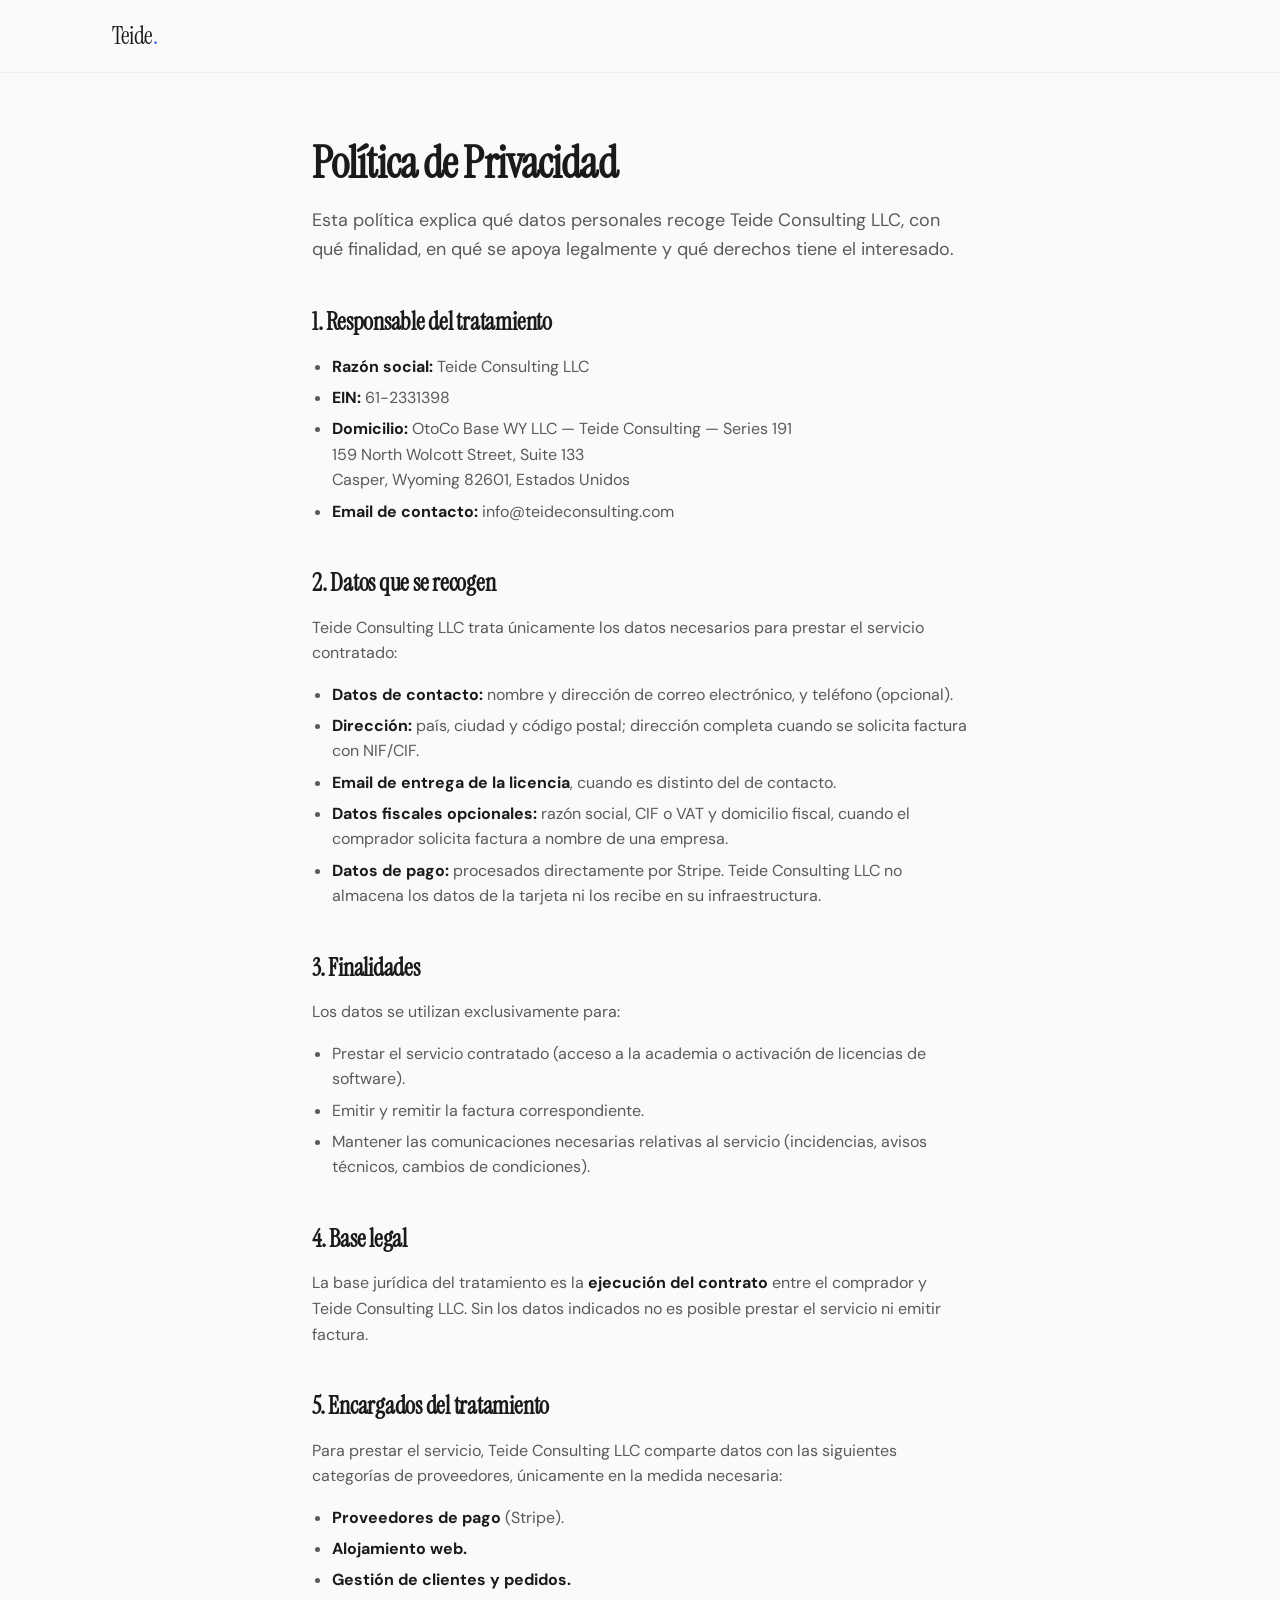
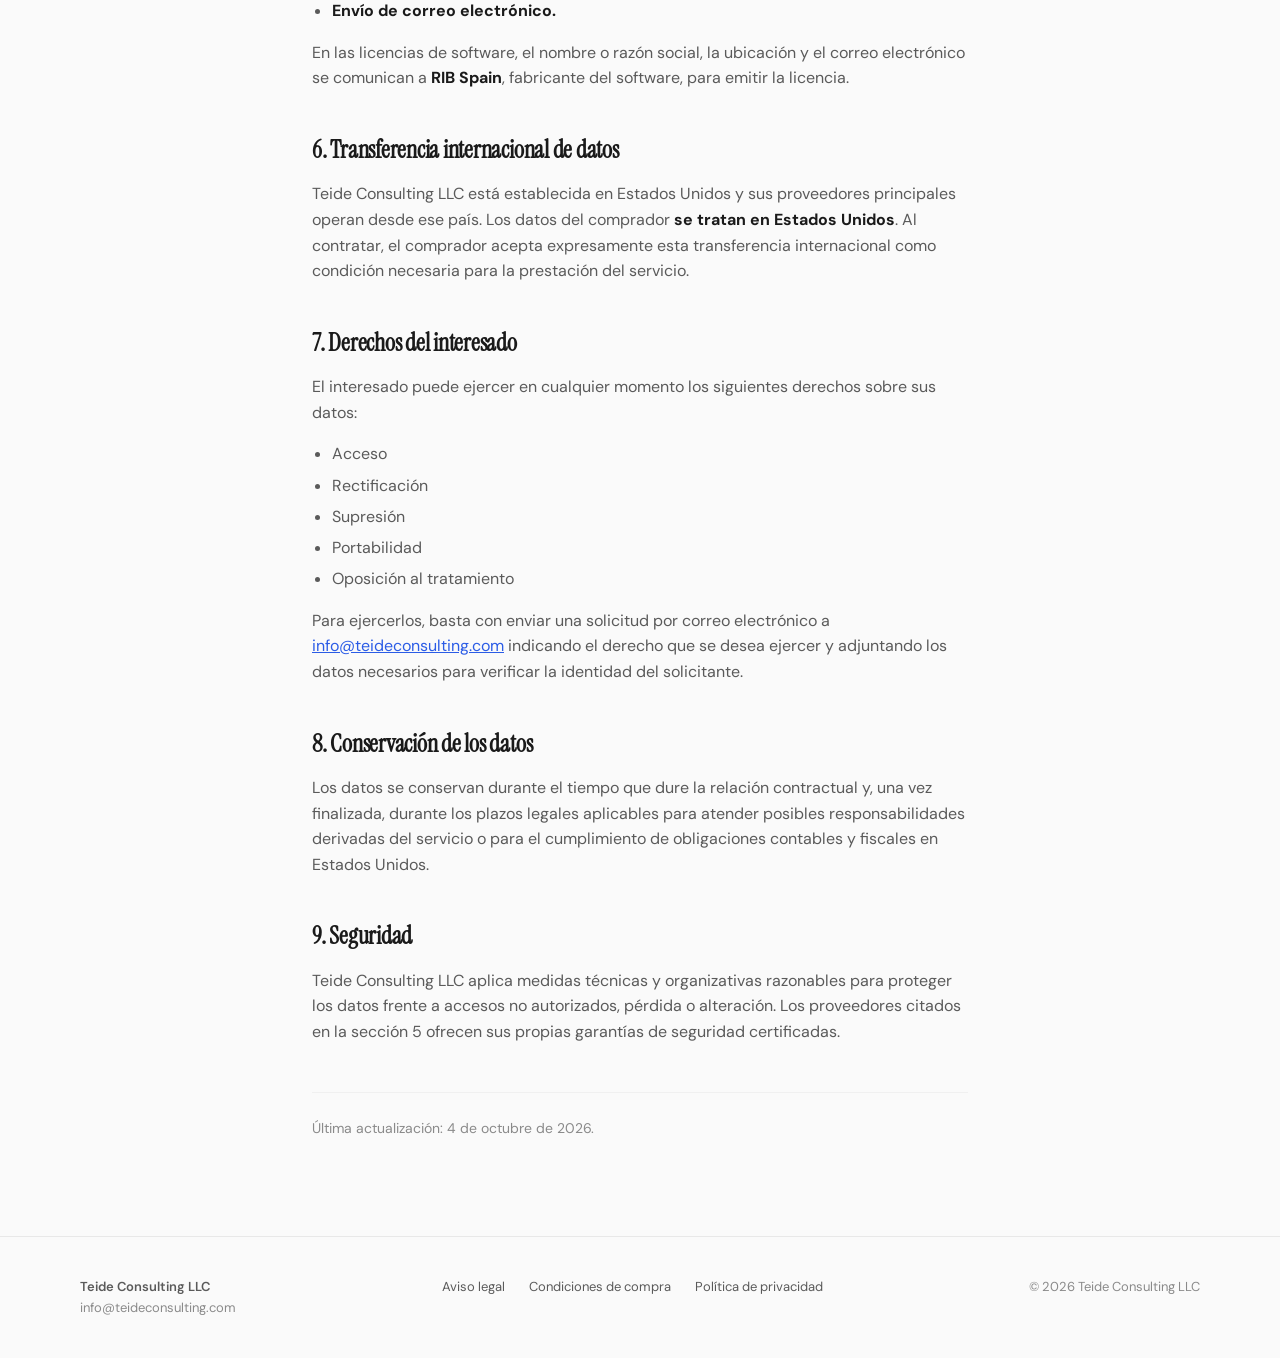
<file: politica-de-privacidad/index.html>
<!DOCTYPE html>
<html lang="es">
<head>
  <meta charset="UTF-8">
  <meta name="viewport" content="width=device-width, initial-scale=1.0">
  <title>Política de Privacidad — Teide Consulting LLC</title>
  <meta name="description" content="Política de privacidad de Teide Consulting LLC: qué datos recogemos, para qué los usamos, con quién los compartimos y cómo ejercer tus derechos.">
  <link rel="preconnect" href="https://fonts.googleapis.com">
  <link rel="preconnect" href="https://fonts.gstatic.com" crossorigin>
  <link href="https://fonts.googleapis.com/css2?family=DM+Sans:ital,opsz,wght@0,9..40,300;0,9..40,400;0,9..40,500;0,9..40,600;0,9..40,700;1,9..40,400&family=Instrument+Serif:ital@0;1&display=swap" rel="stylesheet">
  <link rel="stylesheet" href="/styles.css">
</head>
<body>
  <nav>
    <div class="nav-inner">
      <a href="/" class="logo">Teide<span>.</span></a>
    </div>
  </nav>

  <main>
    <h1>Política de Privacidad</h1>
    <p class="lead">Esta política explica qué datos personales recoge Teide Consulting LLC, con qué finalidad, en qué se apoya legalmente y qué derechos tiene el interesado.</p>

    <h2>1. Responsable del tratamiento</h2>
    <ul>
      <li><strong>Razón social:</strong> Teide Consulting LLC</li>
      <li><strong>EIN:</strong> 61-2331398</li>
      <li><strong>Domicilio:</strong> OtoCo Base WY LLC — Teide Consulting — Series 191<br>159 North Wolcott Street, Suite 133<br>Casper, Wyoming 82601, Estados Unidos</li>
      <li><strong>Email de contacto:</strong> info@teideconsulting.com</li>
    </ul>

    <h2>2. Datos que se recogen</h2>
    <p>Teide Consulting LLC trata únicamente los datos necesarios para prestar el servicio contratado:</p>
    <ul>
      <li><strong>Datos de contacto:</strong> nombre y dirección de correo electrónico, y teléfono (opcional).</li>
      <li><strong>Dirección:</strong> país, ciudad y código postal; dirección completa cuando se solicita factura con NIF/CIF.</li>
      <li><strong>Email de entrega de la licencia</strong>, cuando es distinto del de contacto.</li>
      <li><strong>Datos fiscales opcionales:</strong> razón social, CIF o VAT y domicilio fiscal, cuando el comprador solicita factura a nombre de una empresa.</li>
      <li><strong>Datos de pago:</strong> procesados directamente por Stripe. Teide Consulting LLC no almacena los datos de la tarjeta ni los recibe en su infraestructura.</li>
    </ul>

    <h2>3. Finalidades</h2>
    <p>Los datos se utilizan exclusivamente para:</p>
    <ul>
      <li>Prestar el servicio contratado (acceso a la academia o activación de licencias de software).</li>
      <li>Emitir y remitir la factura correspondiente.</li>
      <li>Mantener las comunicaciones necesarias relativas al servicio (incidencias, avisos técnicos, cambios de condiciones).</li>
    </ul>

    <h2>4. Base legal</h2>
    <p>La base jurídica del tratamiento es la <strong>ejecución del contrato</strong> entre el comprador y Teide Consulting LLC. Sin los datos indicados no es posible prestar el servicio ni emitir factura.</p>

    <h2>5. Encargados del tratamiento</h2>
    <p>Para prestar el servicio, Teide Consulting LLC comparte datos con las siguientes categorías de proveedores, únicamente en la medida necesaria:</p>
    <ul>
      <li><strong>Proveedores de pago</strong> (Stripe).</li>
      <li><strong>Alojamiento web.</strong></li>
      <li><strong>Gestión de clientes y pedidos.</strong></li>
      <li><strong>Envío de correo electrónico.</strong></li>
    </ul>
    <p>En las licencias de software, el nombre o razón social, la ubicación y el correo electrónico se comunican a <strong>RIB Spain</strong>, fabricante del software, para emitir la licencia.</p>

    <h2>6. Transferencia internacional de datos</h2>
    <p>Teide Consulting LLC está establecida en Estados Unidos y sus proveedores principales operan desde ese país. Los datos del comprador <strong>se tratan en Estados Unidos</strong>. Al contratar, el comprador acepta expresamente esta transferencia internacional como condición necesaria para la prestación del servicio.</p>

    <h2>7. Derechos del interesado</h2>
    <p>El interesado puede ejercer en cualquier momento los siguientes derechos sobre sus datos:</p>
    <ul>
      <li>Acceso</li>
      <li>Rectificación</li>
      <li>Supresión</li>
      <li>Portabilidad</li>
      <li>Oposición al tratamiento</li>
    </ul>
    <p>Para ejercerlos, basta con enviar una solicitud por correo electrónico a <a href="mailto:info@teideconsulting.com">info@teideconsulting.com</a> indicando el derecho que se desea ejercer y adjuntando los datos necesarios para verificar la identidad del solicitante.</p>

    <h2>8. Conservación de los datos</h2>
    <p>Los datos se conservan durante el tiempo que dure la relación contractual y, una vez finalizada, durante los plazos legales aplicables para atender posibles responsabilidades derivadas del servicio o para el cumplimiento de obligaciones contables y fiscales en Estados Unidos.</p>

    <h2>9. Seguridad</h2>
    <p>Teide Consulting LLC aplica medidas técnicas y organizativas razonables para proteger los datos frente a accesos no autorizados, pérdida o alteración. Los proveedores citados en la sección 5 ofrecen sus propias garantías de seguridad certificadas.</p>

    <p class="meta">Última actualización: 4 de octubre de 2026.</p>
  </main>

  <footer>
    <div class="footer-inner">
      <div class="footer-left">
        <p><span class="company-name">Teide Consulting LLC</span></p>
        <p>info@teideconsulting.com</p>
      </div>
      <div class="footer-legal">
        <a href="/aviso-legal">Aviso legal</a>
        <a href="/condiciones-de-compra">Condiciones de compra</a>
        <a href="/politica-de-privacidad">Política de privacidad</a>
      </div>
      <div class="footer-right">
        <p>&copy; 2026 Teide Consulting LLC</p>
      </div>
    </div>
  </footer>
</body>
</html>
</file>
<file: styles.css>
:root {
  --color-bg: #FAFAFA;
  --color-surface: #FFFFFF;
  --color-text: #1A1A1A;
  --color-text-secondary: #5A5A5A;
  --color-text-muted: #8A8A8A;
  --color-accent: #2B5CE6;
  --color-accent-light: #E8EEFB;
  --color-border: #E8E8E8;
  --color-border-light: #F0F0F0;
  --font-display: 'Instrument Serif', Georgia, serif;
  --font-body: 'DM Sans', system-ui, sans-serif;
}

*, *::before, *::after { margin: 0; padding: 0; box-sizing: border-box; }

html { scroll-behavior: smooth; }

body {
  font-family: var(--font-body);
  color: var(--color-text);
  background: var(--color-bg);
  line-height: 1.6;
  -webkit-font-smoothing: antialiased;
}

a { color: var(--color-accent); }

/* ── NAV ── */
nav {
  position: sticky;
  top: 0;
  z-index: 100;
  background: rgba(250, 250, 250, 0.85);
  backdrop-filter: blur(20px);
  -webkit-backdrop-filter: blur(20px);
  border-bottom: 1px solid var(--color-border-light);
}

.nav-inner {
  max-width: 1120px;
  margin: 0 auto;
  padding: 0 2rem;
  height: 72px;
  display: flex;
  align-items: center;
  justify-content: space-between;
}

.logo {
  font-family: var(--font-display);
  font-size: 1.5rem;
  letter-spacing: -0.02em;
  color: var(--color-text);
  text-decoration: none;
}

.logo span { color: var(--color-accent); }

/* ── CONTENT ── */
main {
  max-width: 720px;
  margin: 0 auto;
  padding: 4rem 2rem 5rem;
}

main h1 {
  font-family: var(--font-display);
  font-size: clamp(2rem, 4vw, 2.75rem);
  line-height: 1.2;
  letter-spacing: -0.02em;
  margin-bottom: 1rem;
  color: var(--color-text);
}

main h2 {
  font-family: var(--font-display);
  font-size: 1.5rem;
  letter-spacing: -0.01em;
  margin-top: 2.5rem;
  margin-bottom: 0.75rem;
}

main h3 {
  font-size: 1rem;
  font-weight: 600;
  margin-top: 1.75rem;
  margin-bottom: 0.5rem;
}

main p {
  color: var(--color-text-secondary);
  font-size: 1rem;
  margin-bottom: 1rem;
}

main ul, main ol {
  color: var(--color-text-secondary);
  padding-left: 1.25rem;
  margin-bottom: 1rem;
}

main li { margin-bottom: 0.35rem; }

main strong { color: var(--color-text); }

.lead {
  font-size: 1.125rem;
  color: var(--color-text-secondary);
  margin-bottom: 2rem;
}

.meta {
  font-size: 0.875rem;
  color: var(--color-text-muted);
  margin-top: 3rem;
  padding-top: 1.5rem;
  border-top: 1px solid var(--color-border-light);
}

/* ── PRE-CHECKOUT PAGE ── */
.step {
  background: var(--color-surface);
  border: 1px solid var(--color-border-light);
  border-radius: 12px;
  padding: 1.5rem 1.75rem;
  margin-bottom: 1rem;
}

.step h3 {
  margin-top: 0;
  font-family: var(--font-body);
  font-size: 0.75rem;
  font-weight: 600;
  letter-spacing: 0.08em;
  text-transform: uppercase;
  color: var(--color-accent);
  margin-bottom: 0.5rem;
}

.step p {
  margin-bottom: 0;
  color: var(--color-text);
  font-size: 0.9375rem;
}

.step p + p { margin-top: 0.5rem; }

.warning {
  background: #FFF7E6;
  border-color: #F5D678;
}

.cta-wrap {
  margin-top: 2.5rem;
  text-align: center;
}

.btn-primary {
  display: inline-block;
  background: var(--color-accent);
  color: #fff;
  padding: 1rem 2.5rem;
  border-radius: 10px;
  font-size: 1rem;
  font-weight: 600;
  text-decoration: none;
  transition: all 0.2s;
}

.btn-primary:hover {
  background: #1E47C2;
  transform: translateY(-1px);
  box-shadow: 0 4px 12px rgba(43, 92, 230, 0.25);
}

.accept-note {
  display: block;
  font-size: 0.8125rem;
  color: var(--color-text-muted);
  margin-top: 1rem;
}

/* ── HOME ── */
.home-hero {
  max-width: 720px;
  margin: 0 auto;
  padding: 6rem 2rem 4rem;
  text-align: center;
}

.home-hero h1 {
  font-family: var(--font-display);
  font-size: clamp(2.25rem, 5vw, 3.25rem);
  line-height: 1.15;
  letter-spacing: -0.03em;
  margin-bottom: 1.5rem;
}

.home-hero h1 em {
  font-style: italic;
  color: var(--color-accent);
}

.home-hero p {
  font-size: 1.125rem;
  color: var(--color-text-secondary);
  line-height: 1.7;
  max-width: 560px;
  margin: 0 auto;
}

.home-meta {
  max-width: 720px;
  margin: 0 auto;
  padding: 0 2rem 4rem;
  text-align: center;
  font-size: 0.875rem;
  color: var(--color-text-muted);
}

.home-meta span { display: inline-block; margin: 0 0.75rem; }

/* ── FOOTER ── */
footer {
  border-top: 1px solid var(--color-border);
  padding: 2.5rem 2rem;
  margin-top: auto;
}

.footer-inner {
  max-width: 1120px;
  margin: 0 auto;
  display: flex;
  justify-content: space-between;
  align-items: flex-start;
  flex-wrap: wrap;
  gap: 2rem;
}

.footer-left p {
  font-size: 0.8125rem;
  color: var(--color-text-muted);
  margin: 0;
}

.footer-left .company-name {
  font-weight: 600;
  color: var(--color-text-secondary);
}

.footer-legal {
  display: flex;
  gap: 1.5rem;
  flex-wrap: wrap;
}

.footer-legal a {
  font-size: 0.8125rem;
  color: var(--color-text-secondary);
  text-decoration: none;
}

.footer-legal a:hover { color: var(--color-accent); }

.footer-right {
  font-size: 0.8125rem;
  color: var(--color-text-muted);
}

@media (max-width: 640px) {
  main { padding: 2.5rem 1.5rem 4rem; }
  .home-hero { padding: 4rem 1.5rem 3rem; }
  .footer-inner { flex-direction: column; text-align: left; }
}
</file>
